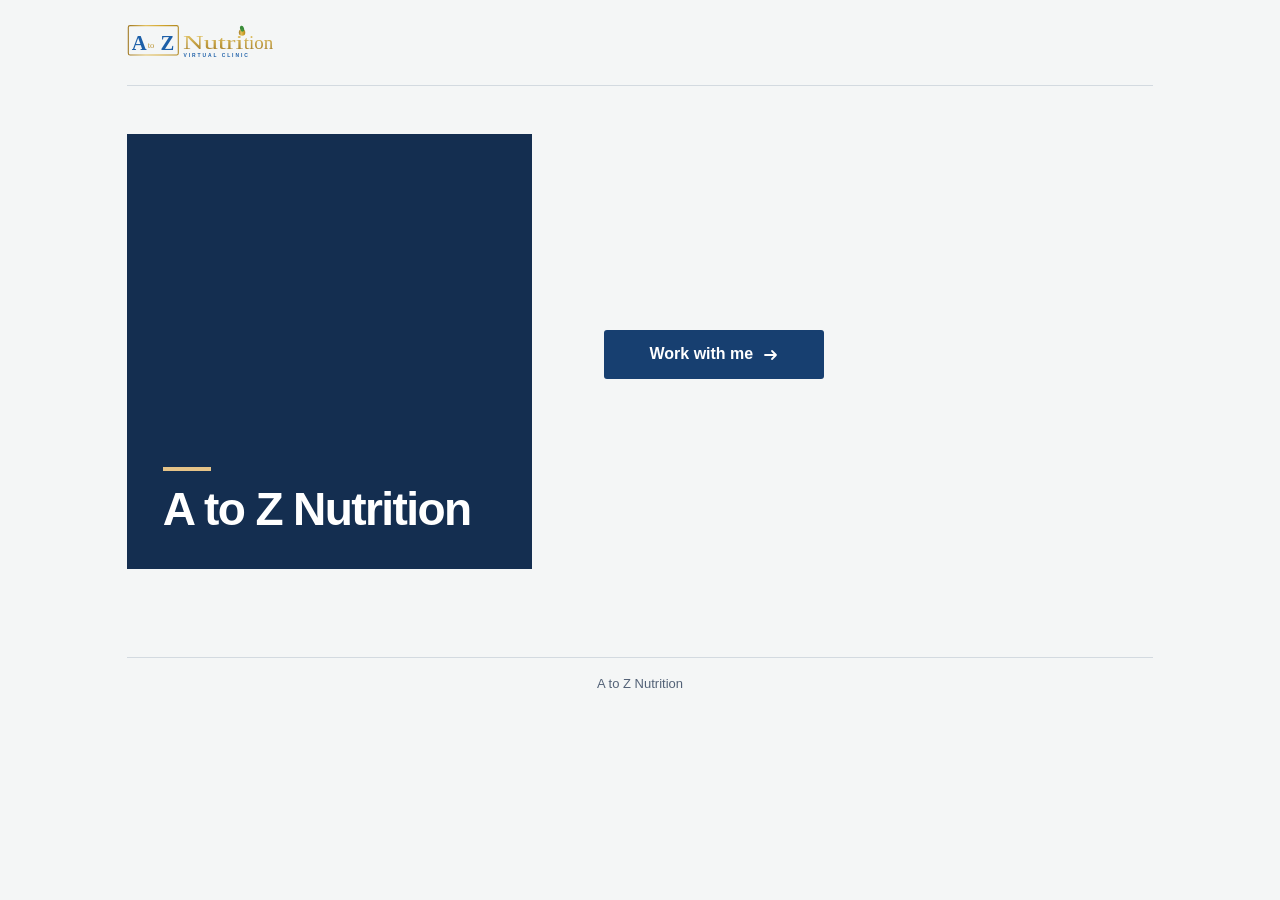
<file: index.html>
<!doctype html>
<html lang="en">
<head>
  <meta charset="utf-8">
  <meta name="viewport" content="width=device-width, initial-scale=1">
  <title>A to Z Nutrition</title>
  <meta name="description" content="A to Z Nutrition Virtual Clinic. Labs, nutrition and fitness with Anne Apodaca, functional medicine nutritionist.">
  <meta name="theme-color" content="#f4f6f6">
  <meta name="color-scheme" content="light">
  <link rel="stylesheet" href="/site.css">
  <script src="/glp1/config.js" defer></script>
  <script src="/app.js" defer></script>
</head>
<body class="studio">
  <div class="pub">
    <header class="pubtop">
      <a id="home" class="brandlink" href="/"><img class="brand" src="/logo.svg" alt="A to Z Nutrition" width="420" height="90"></a>
      <span id="who" class="who" hidden></span>
    </header>

    <main id="profile">
      <section class="hero" aria-labelledby="name">
        <div class="intro">
          <h1 id="name" class="sr">A to Z Nutrition</h1>
          <p id="owner" class="eyeline" hidden></p>
          <p id="tagline" class="display" hidden></p>
          <p id="about" class="about" hidden></p>
          <button id="work" class="btn" type="button"><span data-word="page.work">Work with me</span><svg class="arrow" viewBox="0 0 16 16" aria-hidden="true" focusable="false"><path d="M2 8h11M9 4l4 4-4 4"/></svg></button>
          <a id="glp1-link" class="textlink" href="/glp1" hidden>On GLP-1 medication? Start here</a>
          <p id="load-failed" class="note" role="alert" hidden></p>
        </div>
        <figure id="studio" class="plate-wrap">
          <img id="portrait" class="portrait" alt="" hidden>
          <div id="plate" class="plate" aria-hidden="true"><span class="plate-rule"></span><span id="plate-name" class="plate-name">A to Z Nutrition</span><span id="plate-where" class="plate-where" hidden></span></div>
        </figure>
      </section>
      <section id="services" class="services" hidden aria-labelledby="services-title">
        <h2 id="services-title" data-word="page.services">Services</h2>
        <ul id="service-list" class="cards"></ul>
      </section>
    </main>

    <main id="flow" class="flow" hidden>
      <div id="bar" class="between">
        <button id="back" class="bread" type="button"><svg class="arrow" viewBox="0 0 16 16" aria-hidden="true" focusable="false"><path d="M14 8H3M7 4L3 8l4 4"/></svg><span data-word="page.back">Back</span></button>
        <span id="step" class="k"></span>
      </div>

      <form id="question" class="panel" hidden novalidate>
        <div id="progress" class="progress" aria-hidden="true"></div>
        <fieldset>
          <legend><span id="q-title" class="qtitle" tabindex="-1"></span></legend>
          <div id="q-options" class="options"></div>
        </fieldset>
        <button id="next" class="btn wide" type="submit" disabled><span data-word="page.next">Next</span><svg class="arrow" viewBox="0 0 16 16" aria-hidden="true" focusable="false"><path d="M2 8h11M9 4l4 4-4 4"/></svg></button>
      </form>

      <form id="contact" class="panel" hidden novalidate>
        <p class="k" data-word="page.last">Last step</p>
        <h1 id="c-title" class="qtitle" tabindex="-1" data-word="page.contact">Where can I reach you?</h1>
        <label class="field"><span data-word="page.name">Your name</span>
          <input id="f-name" name="name" type="text" autocomplete="name" maxlength="120" required></label>
        <label class="field"><span data-word="page.email">Email</span>
          <input id="f-email" name="email" type="email" autocomplete="email" maxlength="254" required></label>
        <label class="field"><span data-word="page.phone">Phone (optional)</span>
          <input id="f-phone" name="phone" type="tel" autocomplete="tel" maxlength="31"></label>
        <label class="check"><input id="f-tips" name="tips" type="checkbox"> <span data-word="page.tips">Send me tips by email</span></label>
        <div class="pot" aria-hidden="true"><label>Website <input id="f-website" name="website" type="text" tabindex="-1" autocomplete="off"></label></div>
        <p id="send-failed" class="note bad" role="alert" hidden></p>
        <button id="send" class="btn wide" type="submit"><span data-word="page.send">Send</span><svg class="arrow" viewBox="0 0 16 16" aria-hidden="true" focusable="false"><path d="M2 8h11M9 4l4 4-4 4"/></svg></button>
      </form>

      <section id="done" class="panel" hidden aria-labelledby="done-title">
        <p class="k" data-word="page.nextstep">Your next step</p>
        <h1 id="done-title" class="qtitle" tabindex="-1"></h1>
        <a id="done-link" class="btn wide" hidden></a>
        <p id="done-later" class="note" hidden></p>
      </section>
    </main>

    <footer class="pubfoot"><span id="foot-name">A to Z Nutrition</span><span id="where" hidden></span></footer>
  </div>
</body>
</html>
</file>
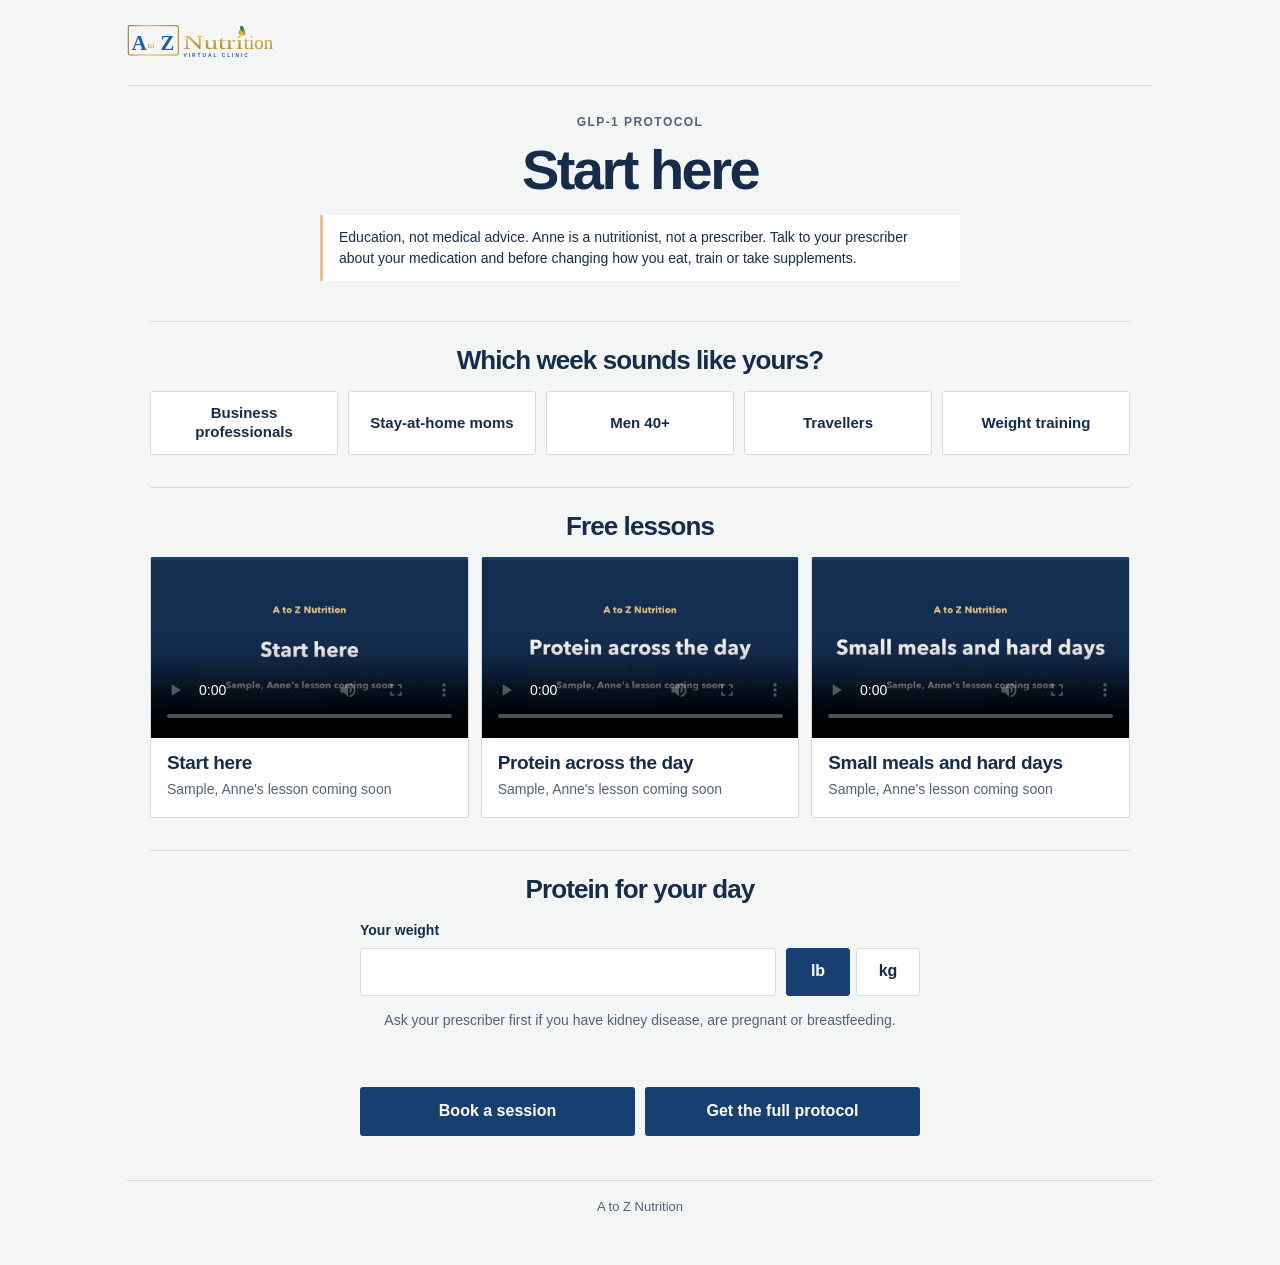
<file: glp1/index.html>
<!doctype html>
<html lang="en">
<head>
  <meta charset="utf-8">
  <meta name="viewport" content="width=device-width, initial-scale=1">
  <meta name="robots" content="noindex">
  <title>Start here | A to Z Nutrition</title>
  <meta name="description" content="Protein, strength and small meals while on GLP-1 medication, from A to Z Nutrition.">
  <meta name="theme-color" content="#f4f6f6">
  <meta name="color-scheme" content="light">
  <link rel="stylesheet" href="/site.css">
  <link rel="stylesheet" href="/glp1/glp1.css">
  <script src="/glp1/config.js" defer></script>
  <script src="/glp1/glp1.js" defer></script>
</head>
<body class="studio">
  <div class="pub">
    <header class="pubtop">
      <a class="brandlink" href="/"><img class="brand" src="/logo.svg" alt="A to Z Nutrition" width="420" height="90"></a>
    </header>

    <main id="glp1" class="g1">
      <section class="g1-head" aria-labelledby="g1-title">
        <p class="eyeline">GLP-1 protocol</p>
        <h1 id="g1-title" class="g1-title">Start here</h1>
        <p id="fixed-line" class="g1-fixed">Education, not medical advice. Anne is a nutritionist, not a prescriber. Talk to your prescriber about your medication and before changing how you eat, train or take supplements.</p>
      </section>

      <section class="g1-sec" aria-labelledby="pick-title">
        <h2 id="pick-title" class="g1-h2">Which week sounds like yours?</h2>
        <div id="tracks" class="g1-tracks" role="radiogroup" aria-labelledby="pick-title"></div>
        <p id="day" class="g1-day" aria-live="polite" hidden><span id="day-k" class="k"></span><span id="day-text"></span></p>
      </section>

      <section class="g1-sec" aria-labelledby="free-title">
        <h2 id="free-title" class="g1-h2">Free lessons</h2>
        <ul id="lessons" class="g1-lessons"></ul>
      </section>

      <section class="g1-sec" aria-labelledby="calc-title">
        <h2 id="calc-title" class="g1-h2">Protein for your day</h2>
        <div class="g1-calc">
          <div class="g1-row">
            <label class="field g1-weight"><span>Your weight</span>
              <input id="weight" type="text" inputmode="decimal" autocomplete="off" maxlength="6" spellcheck="false"></label>
            <div class="g1-units" role="group" aria-label="Unit">
              <button id="unit-lb" class="g1-unit" type="button" aria-pressed="true">lb</button>
              <button id="unit-kg" class="g1-unit" type="button" aria-pressed="false">kg</button>
            </div>
          </div>
          <p id="result" class="g1-result" aria-live="polite" hidden><strong id="per-day"></strong><span id="per-meal"></span></p>
          <p id="caution" class="note">Ask your prescriber first if you have kidney disease, are pregnant or breastfeeding.</p>
        </div>
      </section>

      <section class="g1-sec g1-next" aria-label="Next step">
        <a id="book" class="btn" href="/#q1" data-kind="glp1-book">Book a session</a>
        <a id="protocol" class="btn" href="/#q1" data-kind="glp1-protocol">Get the full protocol</a>
      </section>
    </main>

    <footer class="pubfoot"><span>A to Z Nutrition</span></footer>
  </div>
</body>
</html>
</file>
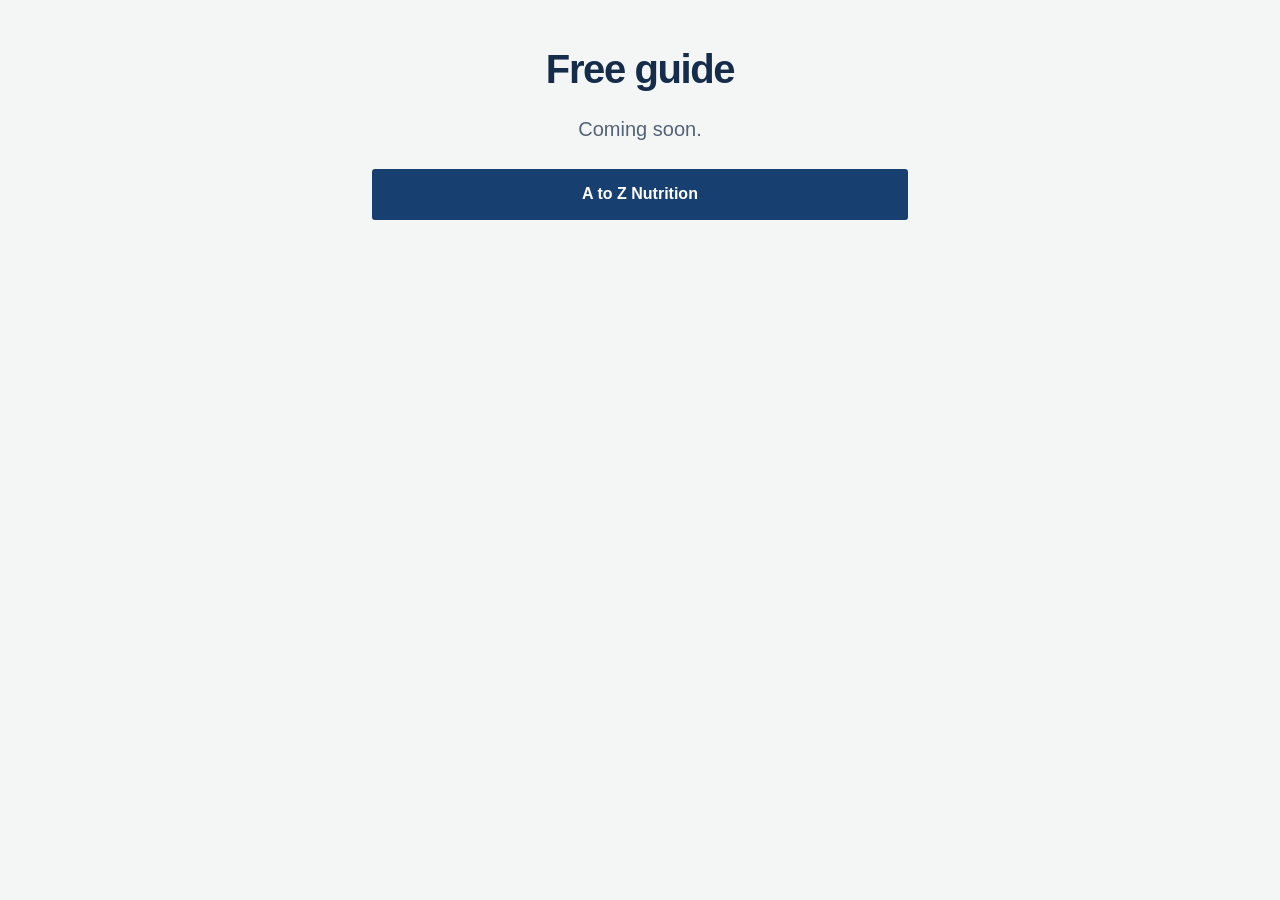
<file: guide/index.html>
<!doctype html>
<html lang="en">
<head>
  <meta charset="utf-8">
  <meta name="viewport" content="width=device-width, initial-scale=1">
  <title>Free guide | A to Z Nutrition</title>
  <meta name="robots" content="noindex">
  <link rel="stylesheet" href="/site.css">
</head>
<body>
  <!-- A placeholder until Annie's free guide arrives (sd_settings.guide_url points here). -->
  <main class="col">
    <h1>Free guide</h1>
    <p class="tagline">Coming soon.</p>
    <a class="primary" href="/">A to Z Nutrition</a>
  </main>
</body>
</html>
</file>
<file: site.css>
/* A to Z Nutrition's public page in the Studio Board look: navy, gold and a pale blue-grey, bold sans.
   Phone first (390px), then wide. One centre line: header, content and footer share one column; neighbours match. */
:root {
  --paper: #f4f6f6;
  --panel: #ffffff;
  --rule: #d3dae0;
  --ink: #152c4a;
  --muted: #536277;
  --accent: #173f70;
  --side: #142e50;
  --wash: #e1eaf1;
  --warm: #f0dfaf;
  --gold: #e5c388;
  --bad: #a3361f;
  --focus: #c8882f;
  --sans: "Avenir Next", Avenir, -apple-system, BlinkMacSystemFont, "Segoe UI", Roboto, Helvetica, Arial, sans-serif;
  color-scheme: light;
}
*, *::before, *::after { box-sizing: border-box; }
html, body { margin: 0; padding: 0; }
body {
  min-height: 100vh;
  min-height: 100dvh;
  background: var(--paper);
  color: var(--ink);
  font: 16px/1.55 var(--sans);
  -webkit-text-size-adjust: 100%;
  overflow-x: hidden;
}
[hidden] { display: none !important; }
h1, h2, h3, p, figure, fieldset, legend { margin: 0; }
h1, h2, h3, .display, .qtitle, .plate-name { font-family: var(--sans); font-weight: 650; letter-spacing: -0.035em; overflow-wrap: anywhere; }
.sr { position: absolute; width: 1px; height: 1px; overflow: hidden; clip-path: inset(50%); white-space: nowrap; }
button, a, input { font: inherit; color: inherit; }
button { cursor: pointer; }
:focus-visible { outline: 3px solid var(--focus); outline-offset: 3px; }
.qtitle:focus, .qtitle:focus-visible { outline: none; }

/* Shell: one column, header and footer on the same centre line as the content. */
.pub { width: 100%; max-width: 1180px; margin: 0 auto; padding: 0 20px 32px; }
.pubtop { min-height: 64px; display: flex; align-items: center; justify-content: space-between; gap: 12px; border-bottom: 1px solid var(--rule); }
.brandlink { display: inline-flex; align-items: center; min-height: 44px; border-radius: 3px; }
.brand { display: block; width: 150px; height: auto; }
.who, .pubfoot { font-size: 12px; color: var(--muted); }
.who { text-align: right; }
.pubfoot { display: flex; flex-wrap: wrap; justify-content: center; gap: 4px 0; margin-top: 32px; padding-top: 16px; border-top: 1px solid var(--rule); text-align: center; font-size: 13px; }
.pubfoot #where::before { content: "\00b7"; margin: 0 8px; }

/* Labels */
.eyeline, .k { font-size: 12px; line-height: 1.4; font-weight: 700; letter-spacing: 0.12em; text-transform: uppercase; color: var(--muted); }
.note { color: var(--muted); }
.note.bad { color: var(--bad); font-weight: 600; }

/* Buttons */
.btn {
  display: inline-flex; align-items: center; justify-content: center; gap: 10px;
  min-height: 48px; padding: 12px 20px; border: 0; border-radius: 3px;
  background: var(--accent); color: #fff; font-size: 16px; font-weight: 650; text-decoration: none; text-align: center;
}
.btn:hover { background: var(--side); }
.btn:disabled { opacity: 0.5; cursor: default; background: var(--accent); }
.btn[aria-busy="true"] { opacity: 0.5; cursor: progress; background: var(--accent); }
.btn.wide { display: flex; width: 100%; }
.arrow { width: 16px; height: 16px; flex: none; fill: none; stroke: currentColor; stroke-width: 1.8; stroke-linecap: round; stroke-linejoin: round; }
.bread {
  display: inline-flex; align-items: center; gap: 8px; min-height: 44px; min-width: 44px; padding: 0 4px; margin-left: -4px;
  border: 0; background: none; color: var(--muted); font-size: 14px; font-weight: 600;
}
.bread:hover { color: var(--ink); }

/* Practice page: intro, then the programs. */
.hero { display: flex; flex-direction: column; gap: 24px; padding: 28px 0; }
.intro { display: flex; flex-direction: column; gap: 14px; }
.display { font-size: 40px; line-height: 1.02; letter-spacing: -0.045em; color: var(--ink); text-wrap: balance; }
.display em { font-style: normal; color: var(--accent); font-weight: 500; }
.about { font-size: 16px; color: var(--muted); max-width: 62ch; overflow-wrap: anywhere; }
.intro .btn { width: 100%; margin-top: 6px; }
.plate-wrap { position: relative; }
.plate {
  display: flex; flex-direction: column; justify-content: flex-end; gap: 14px; min-height: 168px; padding: 24px;
  background: var(--side); color: #fff; border-radius: 0;
}
.plate-rule { display: block; width: 48px; height: 4px; background: var(--gold); }
.plate-name { font-size: 30px; line-height: 1.05; color: #fff; }
.plate-where { font-size: 12px; font-weight: 700; letter-spacing: 0.14em; text-transform: uppercase; color: var(--gold); }
.portrait { display: block; width: 100%; height: 260px; object-fit: cover; object-position: 50% 32%; background: var(--wash); }
.services { border-top: 1px solid var(--rule); padding-top: 24px; }
.services h2 { font-size: 30px; line-height: 1.1; margin-bottom: 16px; text-align: center; }
.cards { list-style: none; margin: 0; padding: 0; display: grid; gap: 12px; grid-template-columns: 1fr; grid-auto-rows: 1fr; }
.cards li {
  display: flex; flex-direction: column; gap: 6px; padding: 18px 18px 20px;
  background: var(--panel); border: 1px solid var(--rule); border-top: 3px solid var(--accent); border-radius: 3px; overflow-wrap: anywhere;
}
.cards li strong { font-size: 22px; line-height: 1.15; font-weight: 650; letter-spacing: -0.03em; color: var(--ink); }
.cards li span { font-size: 15px; line-height: 1.45; color: var(--muted); }

/* Qualifier and contact: one question at a time in a narrow centred column. */
.flow { width: 100%; max-width: 680px; margin: 20px auto 0; }
.between { display: flex; align-items: center; justify-content: space-between; gap: 12px; min-height: 44px; }
.panel { display: flex; flex-direction: column; gap: 16px; margin-top: 8px; }
.progress { display: flex; gap: 5px; }
.progress i { flex: 1 1 0; height: 4px; background: var(--rule); }
.progress i.on { background: var(--accent); }
fieldset { border: 0; padding: 0; min-width: 0; }
legend { padding: 0; width: 100%; }
.qtitle { display: block; font-size: 34px; line-height: 1.08; letter-spacing: -0.045em; color: var(--ink); margin: 6px 0 4px; }
.options { display: grid; grid-template-columns: 1fr; grid-auto-rows: 1fr; gap: 10px; margin-top: 18px; }
.opt {
  position: relative; display: flex; align-items: center; gap: 14px; min-height: 56px; padding: 12px 16px;
  background: var(--panel); border: 1px solid var(--rule); border-radius: 3px; cursor: pointer; font-weight: 600; overflow-wrap: anywhere;
}
.opt:hover { border-color: var(--accent); }
.opt input {
  appearance: none; -webkit-appearance: none; flex: none; width: 20px; height: 20px; margin: 0;
  border: 1.5px solid var(--muted); border-radius: 50%; background: var(--panel); cursor: pointer;
}
.opt input:checked { border-color: var(--accent); background: var(--accent); box-shadow: inset 0 0 0 4px var(--wash); }
.opt:has(input:checked) { border-color: var(--accent); background: var(--wash); }
.opt input:focus-visible { outline: 3px solid var(--focus); outline-offset: 3px; }
.field { display: flex; flex-direction: column; gap: 6px; font-size: 14px; font-weight: 650; }
.field input {
  width: 100%; min-height: 48px; padding: 10px 14px; border: 1px solid var(--rule); border-radius: 3px;
  background: var(--panel); color: var(--ink); font-size: 16px; font-weight: 400;
}
.field input:focus { border-color: var(--accent); }
.check { display: flex; align-items: center; gap: 12px; min-height: 44px; cursor: pointer; }
.check input { width: 20px; height: 20px; margin: 0; flex: none; accent-color: var(--accent); }
.pot { position: absolute; left: -10000px; width: 1px; height: 1px; overflow: hidden; }
#done .note { text-align: center; }

/* Wide screens: the intro sits beside the studio panel (direction B), three equal program cards. */
@media (min-width: 760px) {
  .pub { padding: 0 clamp(24px, 6vw, 80px) 48px; }
  .pubtop { min-height: 86px; }
  .brand { width: 181px; }
  .hero { display: grid; grid-template-columns: 0.85fr 1.15fr; align-items: center; gap: 7%; padding: 48px 0 44px; }
  .plate-wrap { order: -1; }
  .plate { min-height: clamp(320px, 34vw, 460px); padding: 36px; }
  .plate-name { font-size: clamp(36px, 3.6vw, 52px); }
  .plate-where { font-size: 13px; }
  .portrait { height: clamp(320px, 34vw, 460px); }
  .display { font-size: clamp(48px, 5vw, 72px); }
  .about { font-size: 17px; }
  .intro .btn { width: auto; min-width: 220px; align-self: flex-start; }
  .services h2 { font-size: 40px; margin-bottom: 20px; }
  .cards { grid-template-columns: repeat(3, minmax(0, 1fr)); gap: 16px; }
  .cards.two { grid-template-columns: repeat(2, minmax(0, 1fr)); }
  .cards.one { grid-template-columns: minmax(0, 1fr); max-width: 420px; margin: 0 auto; }
  .flow { margin-top: 36px; }
  .qtitle { font-size: clamp(40px, 4.2vw, 56px); }
  .pubfoot { margin-top: 44px; }
}

/* The free-guide placeholder page shares this sheet. */
.col { width: 100%; max-width: 36rem; margin: 0 auto; padding: 48px 20px; display: flex; flex-direction: column; gap: 24px; text-align: center; }
.col h1 { font-size: 40px; line-height: 1.05; }
.tagline { font-size: 20px; color: var(--muted); }
.primary { display: block; width: 100%; min-height: 48px; padding: 13px 20px; border-radius: 3px; background: var(--accent); color: #fff; font-weight: 650; text-decoration: none; text-align: center; }
.textlink { display: inline-flex; align-items: center; min-height: 44px; color: var(--accent); font-weight: 650; text-underline-offset: 3px; }
</file>
<file: glp1/glp1.css>
/* GLP-1 "Start here" page, on top of site.css (Studio Board look). Phone first; one centre line; neighbours match. */
.g1 { width: 100%; max-width: 980px; margin: 0 auto; }
.g1-head { display: flex; flex-direction: column; align-items: center; gap: 10px; padding: 28px 0 8px; text-align: center; }
.g1-title { font-size: 40px; line-height: 1.04; letter-spacing: -0.045em; color: var(--ink); }
.g1-fixed {
  max-width: 640px; margin-top: 6px; padding: 12px 16px; border-left: 3px solid var(--gold); background: var(--panel);
  font-size: 14px; line-height: 1.5; color: var(--ink); text-align: left;
}
.g1-sec { margin-top: 32px; padding-top: 24px; border-top: 1px solid var(--rule); }
.g1-h2 { font-size: 26px; line-height: 1.12; margin-bottom: 16px; text-align: center; color: var(--ink); }

/* Track picker: two equal columns on a phone (the odd one centred at the same width), one row of five when wide. */
.g1-tracks { display: grid; grid-template-columns: repeat(2, minmax(0, 1fr)); grid-auto-rows: 1fr; gap: 10px; }
.g1-track {
  display: flex; align-items: center; justify-content: center; min-height: 64px; padding: 10px 12px;
  background: var(--panel); border: 1px solid var(--rule); border-radius: 3px; font-size: 15px; font-weight: 650;
  line-height: 1.25; text-align: center; overflow-wrap: anywhere;
}
.g1-track:hover { border-color: var(--accent); }
.g1-track[aria-checked="true"] { border-color: var(--accent); background: var(--wash); box-shadow: inset 0 -3px 0 var(--accent); }
.g1-tracks .g1-track:last-child:nth-child(odd) { grid-column: 1 / -1; justify-self: center; width: calc((100% - 10px) / 2); }
.g1-day { display: flex; flex-direction: column; gap: 4px; max-width: 640px; margin: 16px auto 0; padding: 14px 16px; background: var(--panel); border: 1px solid var(--rule); border-radius: 3px; text-align: center; }

/* Free lessons: equal cards. */
.g1-lessons { list-style: none; margin: 0; padding: 0; display: grid; gap: 12px; grid-template-columns: minmax(0, 1fr); grid-auto-rows: 1fr; }
.g1-lesson { display: flex; flex-direction: column; background: var(--panel); border: 1px solid var(--rule); border-top: 3px solid var(--accent); border-radius: 3px; overflow: hidden; }
.g1-video { display: block; width: 100%; aspect-ratio: 16 / 9; height: auto; background: var(--side); }
.g1-lesson-body { display: flex; flex-direction: column; gap: 4px; padding: 14px 16px 16px; }
.g1-lesson-body strong { font-size: 19px; line-height: 1.2; font-weight: 650; letter-spacing: -0.02em; }
.g1-sample { font-size: 14px; color: var(--muted); }

/* Calculator. */
.g1-calc { display: flex; flex-direction: column; gap: 14px; max-width: 560px; margin: 0 auto; }
.g1-row { display: grid; grid-template-columns: minmax(0, 1fr) auto; gap: 10px; align-items: end; }
.g1-units { display: grid; grid-template-columns: repeat(2, 64px); gap: 6px; }
.g1-unit { min-height: 48px; border: 1px solid var(--rule); border-radius: 3px; background: var(--panel); font-size: 16px; font-weight: 650; }
.g1-unit[aria-pressed="true"] { border-color: var(--accent); background: var(--accent); color: #fff; }
.g1-result { display: flex; flex-direction: column; gap: 4px; padding: 14px 16px; background: var(--wash); border-radius: 3px; text-align: center; }
.g1-result strong { font-size: 22px; line-height: 1.2; font-weight: 650; letter-spacing: -0.02em; }
.g1-calc .note { font-size: 14px; text-align: center; }

/* Next step: two equal buttons. */
.g1-next { display: grid; grid-template-columns: minmax(0, 1fr); gap: 10px; max-width: 560px; margin-left: auto; margin-right: auto; border-top: 0; }

@media (min-width: 760px) {
  .g1-title { font-size: 56px; }
  .g1-tracks { grid-template-columns: repeat(5, minmax(0, 1fr)); }
  .g1-tracks .g1-track:last-child:nth-child(odd) { grid-column: auto; justify-self: stretch; width: auto; }
  .g1-lessons { grid-template-columns: repeat(3, minmax(0, 1fr)); }
  .g1-next { grid-template-columns: repeat(2, minmax(0, 1fr)); }
}
</file>
